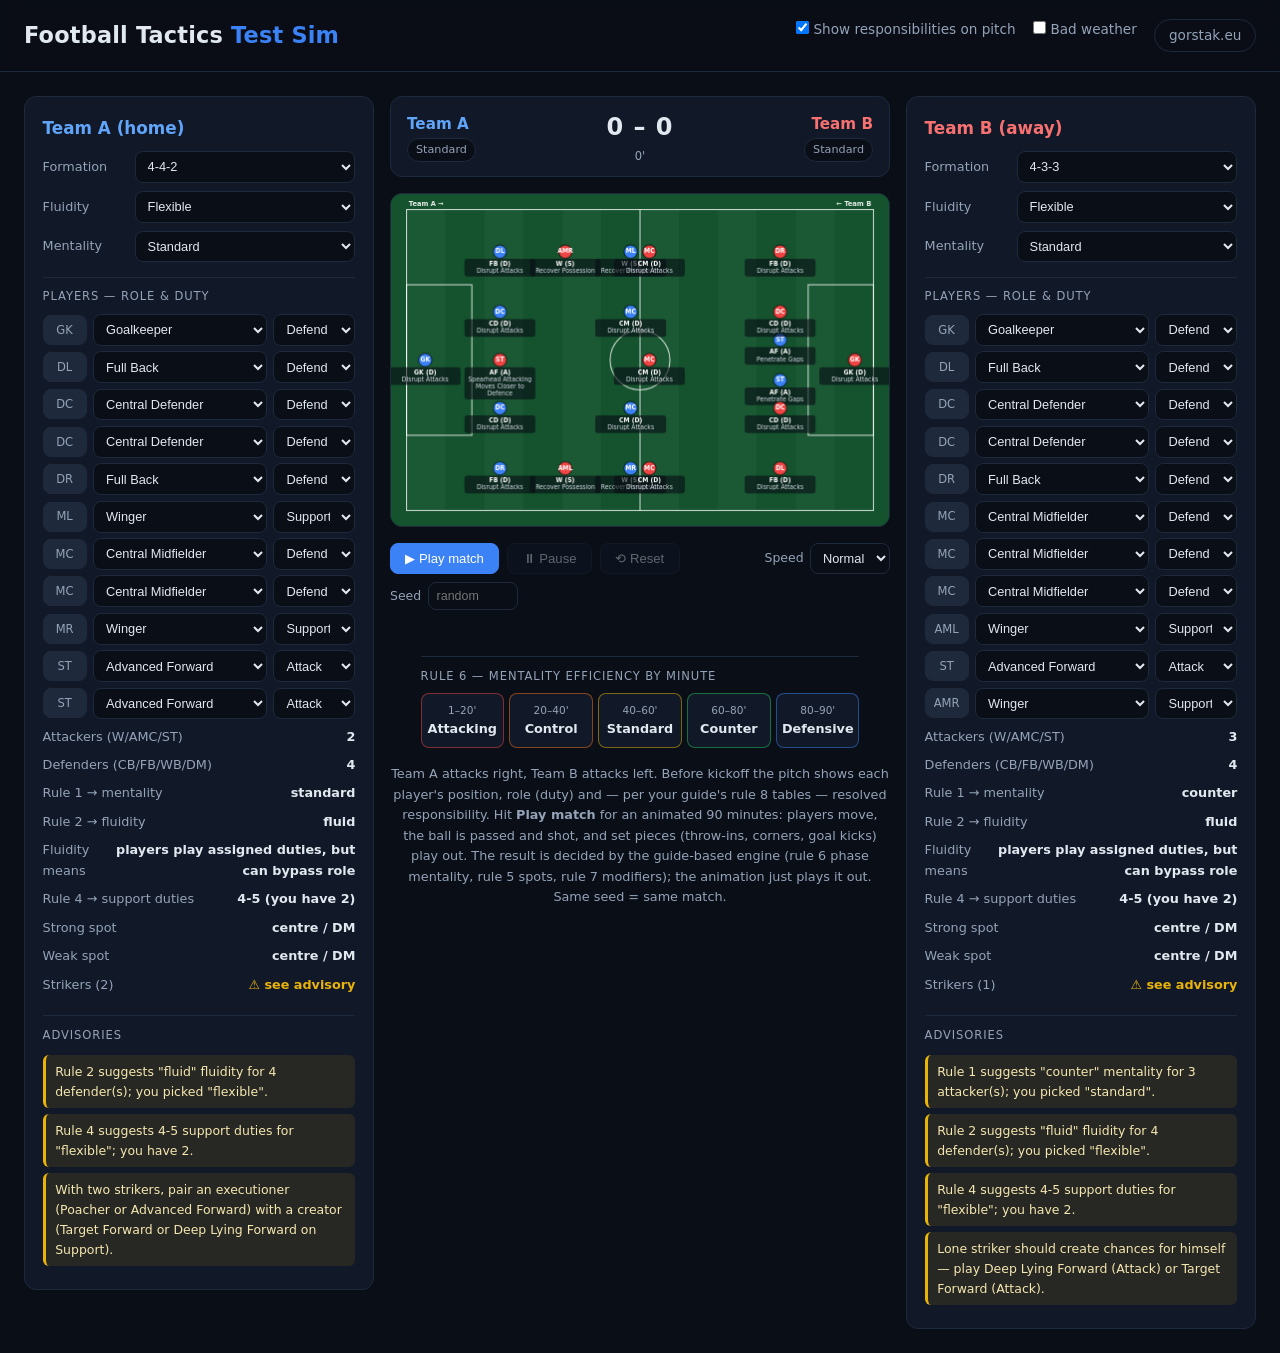
<file: index.html>
<!DOCTYPE html>
<html lang="en">
<head>
  <meta charset="UTF-8" />
  <meta name="viewport" content="width=device-width, initial-scale=1.0" />
  <title>Football Tactics Test Sim</title>
  <link rel="stylesheet" href="css/style.css?v=11" />
</head>
<body>
  <div id="errbar" style="display:none;background:#7f1d1d;color:#fecaca;padding:8px 14px;font:13px/1.4 system-ui;white-space:pre-wrap;"></div>
  <header class="topbar">
    <h1>Football Tactics <span class="accent">Test Sim</span></h1>
    <div class="topbar-opts">
      <label><input type="checkbox" id="toggleResp" checked /> Show responsibilities on pitch</label>
      <label><input type="checkbox" id="toggleWeather" /> Bad weather</label>
      <a href="https://gorstak.eu" target="_blank" rel="noopener">gorstak.eu</a>
    </div>
  </header>

  <main class="layout">
    <section class="panel" id="panelA"></section>

    <section class="center">
      <div class="scoreboard" id="scoreboard">
        <div class="sb-team sb-a">
          <span class="sb-name">Team A</span>
          <span class="sb-eff" id="sb-eff-a">standard</span>
        </div>
        <div class="sb-score">
          <span id="sb-score">0 – 0</span>
          <span class="sb-clock" id="sb-clock">0'</span>
        </div>
        <div class="sb-team sb-b">
          <span class="sb-name">Team B</span>
          <span class="sb-eff" id="sb-eff-b">standard</span>
        </div>
      </div>

      <canvas id="pitch" width="900" height="600"></canvas>

      <div class="match-controls">
        <button id="btnPlay" class="btn btn-accent">▶ Play match</button>
        <button id="btnPause" class="btn" disabled>⏸ Pause</button>
        <button id="btnReset" class="btn" disabled>⟲ Reset</button>
        <label class="speed">Speed
          <select id="matchSpeed">
            <option value="400">Slow</option>
            <option value="150" selected>Normal</option>
            <option value="40">Fast</option>
            <option value="0">Instant</option>
          </select>
        </label>
        <label class="seedwrap">Seed
          <input type="number" id="matchSeed" placeholder="random" />
        </label>
      </div>

      <div class="match-stats" id="match-stats"></div>
      <div class="feed" id="feed"></div>

      <div id="timeline"></div>
      <p class="hint">
        Team A attacks right, Team B attacks left. Before kickoff the pitch shows
        each player's position, role (duty) and — per your guide's rule 8 tables —
        resolved responsibility. Hit <strong>Play match</strong> for an animated
        90 minutes: players move, the ball is passed and shot, and set pieces
        (throw-ins, corners, goal kicks) play out. The result is decided by the
        guide-based engine (rule 6 phase mentality, rule 5 spots, rule 7
        modifiers); the animation just plays it out. Same seed = same match.
      </p>
    </section>

    <section class="panel" id="panelB"></section>
  </main>

  <!-- Data + engine (order matters). ?v= is bumped each deploy to bust cache. -->
  <script src="js/formations.js?v=11"></script>
  <script src="js/roles.js?v=11"></script>
  <script src="js/responsibilities.js?v=11"></script>
  <script src="js/responsibilities-data2.js?v=11"></script>
  <script src="js/engine.js?v=11"></script>
  <script src="js/match.js?v=11"></script>
  <script src="js/pitch.js?v=11"></script>
  <script src="js/animator.js?v=11"></script>
  <script src="js/app.js?v=11"></script>
</body>
</html>
</file>
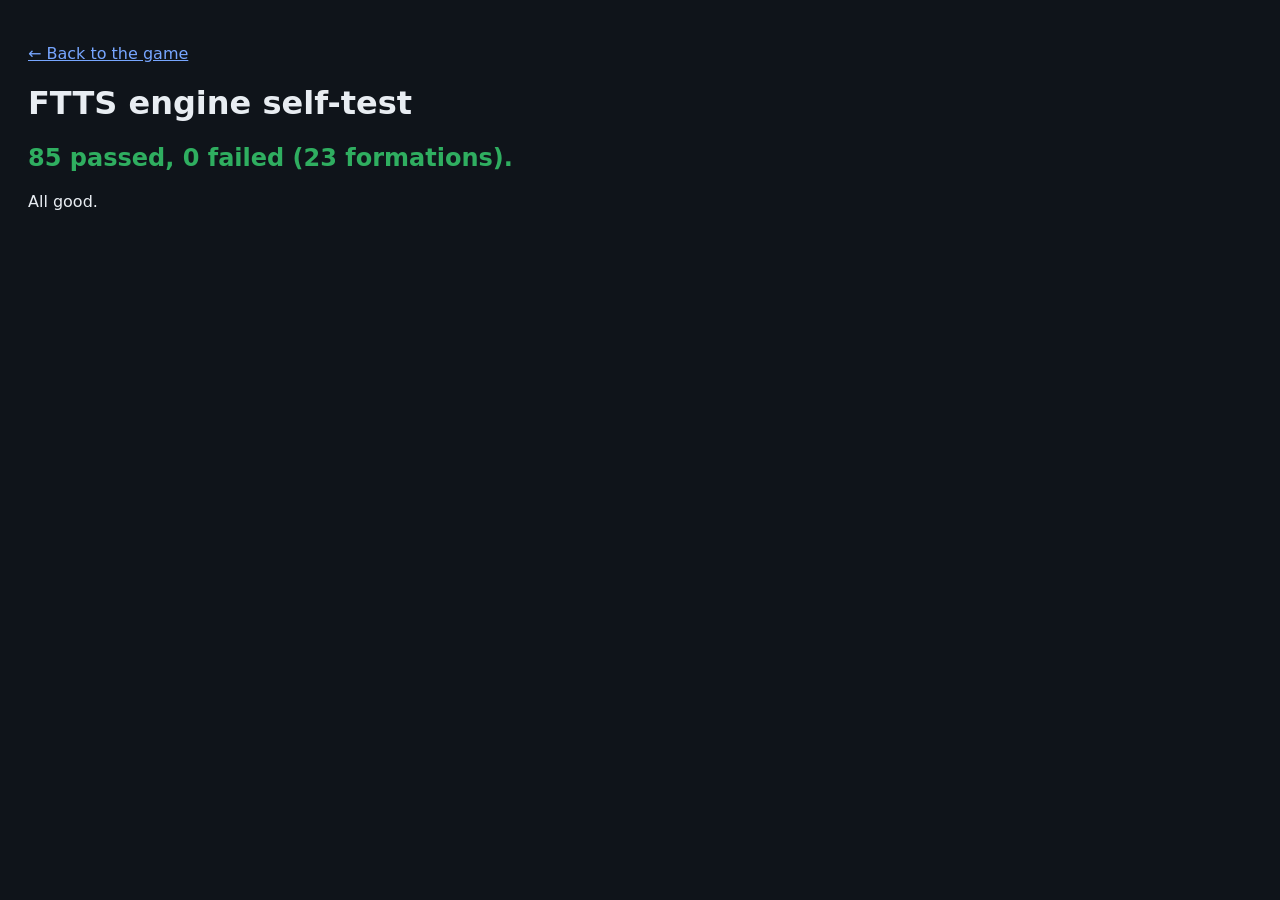
<file: test/test.html>
<!DOCTYPE html>
<html lang="en">
<head>
  <meta charset="UTF-8" />
  <title>FTTS — Self Test</title>
  <style>
    body { font-family: system-ui, sans-serif; background: #0f141a; color: #e8edf2; padding: 20px; }
    pre { background: #171e26; padding: 12px; border-radius: 8px; overflow: auto; }
    a { color: #77a6ff; }
  </style>
</head>
<body>
  <p><a href="../index.html">← Back to the game</a></p>
  <h1>FTTS engine self-test</h1>
  <div id="selftest-out">Running…</div>

  <script src="../js/formations.js"></script>
  <script src="../js/roles.js"></script>
  <script src="../js/responsibilities.js"></script>
  <script src="../js/responsibilities-data2.js"></script>
  <script src="../js/engine.js"></script>
  <script src="../js/match.js"></script>
  <script src="selftest.js"></script>
</body>
</html>
</file>
<file: css/style.css>
/* FTTS theme — matches gorstak.eu / Ceprkac / GBrowser / TrimKit palette. */
:root {
  --bg: #0a0e17;
  --surface: #111827;
  --surface-hover: #1a2335;
  --border: #1e293b;
  --text: #e2e8f0;
  --text-dim: #94a3b8;
  --accent: #3b82f6;
  --accent-hover: #2563eb;
  --green: #22c55e;
  --tag-bg: #1e293b;
  --tag-text: #94a3b8;

  /* team + status colours */
  --a: #3b82f6;   /* Team A = accent blue */
  --b: #ef4444;   /* Team B = red */
  --good: #22c55e;
  --risk: #f97316;
  --caution: #eab308;
}

*, *::before, *::after { box-sizing: border-box; margin: 0; padding: 0; }

body {
  font-family: -apple-system, BlinkMacSystemFont, 'Segoe UI', system-ui, sans-serif;
  background: var(--bg);
  color: var(--text);
  line-height: 1.6;
  min-height: 100vh;
}

/* ---- top bar ---- */
.topbar {
  display: flex;
  align-items: center;
  justify-content: space-between;
  gap: 1.5rem;
  flex-wrap: wrap;
  padding: 1.1rem 1.5rem;
  border-bottom: 1px solid var(--border);
  background: rgba(10, 14, 23, 0.9);
  backdrop-filter: blur(12px);
  position: sticky;
  top: 0;
  z-index: 100;
}
.topbar h1 { font-size: 1.4rem; font-weight: 700; letter-spacing: 0.2px; }
.topbar h1 .accent { color: var(--accent); }
.topbar-opts { display: flex; gap: 1.1rem; font-size: 0.85rem; color: var(--text-dim); }
.topbar-opts label { cursor: pointer; user-select: none; }
.topbar-opts a {
  color: var(--text-dim);
  text-decoration: none;
  border: 1px solid var(--border);
  border-radius: 20px;
  padding: 0.3rem 0.85rem;
  transition: all 0.2s;
}
.topbar-opts a:hover { border-color: var(--accent); color: var(--accent); }

/* ---- layout ---- */
.layout {
  display: grid;
  grid-template-columns: 350px 1fr 350px;
  gap: 1rem;
  padding: 1.5rem;
  max-width: 1680px;
  margin: 0 auto;
  align-items: start;
}

.panel {
  background: var(--surface);
  border: 1px solid var(--border);
  border-radius: 12px;
  padding: 1.1rem 1.1rem 1.25rem;
}
.panel-head h2 { font-size: 1.05rem; font-weight: 600; margin-bottom: 0.6rem; }
#panelA .panel-head h2 { color: #60a5fa; }
#panelB .panel-head h2 { color: #f87171; }

.controls { display: grid; gap: 0.5rem; margin-bottom: 0.6rem; }
.ctrl-row { display: grid; grid-template-columns: 84px 1fr; align-items: center; gap: 0.5rem; }
.ctrl-row label { font-size: 0.8rem; color: var(--text-dim); }

select {
  width: 100%;
  background: var(--bg);
  color: var(--text);
  border: 1px solid var(--border);
  border-radius: 8px;
  padding: 0.4rem 0.5rem;
  font-size: 0.8rem;
  outline: none;
  transition: border-color 0.2s;
}
select:focus { border-color: var(--accent); }

.sub {
  margin: 0.9rem 0 0.5rem;
  font-size: 0.72rem;
  text-transform: uppercase;
  letter-spacing: 0.08em;
  color: var(--text-dim);
  border-top: 1px solid var(--border);
  padding-top: 0.6rem;
}

.player-rows { display: grid; gap: 0.35rem; }
.player-row {
  display: grid;
  grid-template-columns: 44px 1fr 82px;
  gap: 0.4rem;
  align-items: center;
}
.pos-badge {
  background: var(--tag-bg);
  border: 1px solid var(--border);
  border-radius: 8px;
  font-size: 0.72rem;
  text-align: center;
  padding: 0.3rem 0;
  color: var(--tag-text);
}

.analysis { margin-top: 0.3rem; display: grid; gap: 0.2rem; }
.aline {
  display: flex;
  justify-content: space-between;
  gap: 0.5rem;
  font-size: 0.8rem;
  padding: 0.15rem 0;
}
.alabel { color: var(--text-dim); }
.avalue { color: var(--text); text-align: right; font-weight: 600; }
.aline.ok .avalue { color: var(--good); }
.aline.warnrow .avalue { color: var(--caution); }

.advisory {
  font-size: 0.78rem;
  background: rgba(234, 179, 8, 0.10);
  border-left: 3px solid var(--caution);
  padding: 0.4rem 0.6rem;
  border-radius: 6px;
  color: #f5e7b0;
  margin-bottom: 0.2rem;
}
.warn {
  font-size: 0.78rem;
  padding: 0.4rem 0.6rem;
  border-radius: 6px;
  border-left: 3px solid var(--border);
  margin-bottom: 0.2rem;
}
.warn-good { background: rgba(34,197,94,0.10); border-color: var(--good); color: #bbf7d0; }
.warn-risk { background: rgba(249,115,22,0.12); border-color: var(--risk); color: #fed7aa; }
.warn-caution { background: rgba(234,179,8,0.10); border-color: var(--caution); color: #f5e7b0; }
.warn-info { background: rgba(59,130,246,0.10); border-color: var(--accent); color: #bfdbfe; }

/* ---- centre / pitch ---- */
.center { display: grid; gap: 1rem; justify-items: center; }
#pitch {
  width: 100%;
  max-width: 900px;
  height: auto;
  aspect-ratio: 900 / 600;
  border-radius: 12px;
  border: 1px solid var(--border);
  background: #14532d;
}
.hint { font-size: 0.8rem; color: var(--text-dim); max-width: 900px; text-align: center; }

.timeline { width: 100%; max-width: 900px; }
.tl-strip { display: grid; grid-template-columns: repeat(5, 1fr); gap: 0.35rem; }
.tl-cell {
  border-radius: 8px;
  padding: 0.5rem 0.3rem;
  text-align: center;
  border: 1px solid var(--border);
  background: var(--surface);
}
.tl-min { font-size: 0.66rem; color: var(--text-dim); }
.tl-ment { font-size: 0.8rem; font-weight: 600; }
.tl-attacking { border-color: rgba(239,68,68,0.5); }
.tl-control   { border-color: rgba(249,115,22,0.5); }
.tl-standard  { border-color: rgba(234,179,8,0.5); }
.tl-counter   { border-color: rgba(34,197,94,0.5); }
.tl-defensive { border-color: rgba(59,130,246,0.5); }

@media (max-width: 1080px) {
  .layout { grid-template-columns: 1fr; }
  .center { order: -1; }
}

/* ---- match simulation UI ---- */
.scoreboard {
  width: 100%;
  max-width: 900px;
  display: grid;
  grid-template-columns: 1fr auto 1fr;
  align-items: center;
  gap: 0.75rem;
  background: var(--surface);
  border: 1px solid var(--border);
  border-radius: 12px;
  padding: 0.7rem 1rem;
}
.sb-team { display: flex; flex-direction: column; gap: 0.15rem; }
.sb-a { align-items: flex-start; }
.sb-b { align-items: flex-end; }
.sb-name { font-weight: 700; font-size: 0.95rem; }
.sb-a .sb-name { color: #60a5fa; }
.sb-b .sb-name { color: #f87171; }
.sb-eff {
  font-size: 0.7rem;
  color: var(--text-dim);
  text-transform: capitalize;
  background: var(--bg);
  border: 1px solid var(--border);
  border-radius: 12px;
  padding: 0.1rem 0.5rem;
}
.sb-score { text-align: center; }
.sb-score #sb-score { font-size: 1.5rem; font-weight: 800; letter-spacing: 1px; }
.sb-clock { display: block; font-size: 0.72rem; color: var(--text-dim); }

.match-controls {
  width: 100%;
  max-width: 900px;
  display: flex;
  flex-wrap: wrap;
  gap: 0.5rem;
  align-items: center;
}
.btn {
  padding: 0.45rem 0.9rem;
  background: var(--surface);
  color: var(--text);
  border: 1px solid var(--border);
  border-radius: 8px;
  font-size: 0.82rem;
  cursor: pointer;
  transition: all 0.2s;
}
.btn:hover:not(:disabled) { border-color: var(--accent); color: var(--accent); }
.btn:disabled { opacity: 0.4; cursor: not-allowed; }
.btn-accent { background: var(--accent); border-color: var(--accent); color: #fff; }
.btn-accent:hover:not(:disabled) { background: var(--accent-hover); color: #fff; }
.match-controls .speed, .match-controls .seedwrap {
  font-size: 0.78rem; color: var(--text-dim);
  display: flex; align-items: center; gap: 0.4rem; margin-left: auto;
}
.match-controls .seedwrap { margin-left: 0; }
.match-controls select { width: auto; }
.match-controls input[type=number] {
  width: 90px; background: var(--bg); color: var(--text);
  border: 1px solid var(--border); border-radius: 8px; padding: 0.35rem 0.5rem; font-size: 0.78rem;
}

.match-stats {
  width: 100%; max-width: 900px;
  display: flex; flex-wrap: wrap; gap: 0.75rem;
  font-size: 0.78rem; color: var(--text-dim);
}
.match-stats .mirror { color: var(--caution); }
.match-stats .seed { margin-left: auto; opacity: 0.7; }

.feed {
  width: 100%; max-width: 900px;
  max-height: 190px; overflow-y: auto;
  background: var(--surface); border: 1px solid var(--border);
  border-radius: 12px; padding: 0.5rem 0.75rem;
  display: flex; flex-direction: column; gap: 0.15rem;
}
.feed:empty { display: none; }
.ev { font-size: 0.8rem; padding: 0.15rem 0; border-bottom: 1px solid rgba(30,41,59,0.5); }
.ev:last-child { border-bottom: none; }
.ev-min { color: var(--text-dim); font-variant-numeric: tabular-nums; display: inline-block; min-width: 2.4em; }
.ev-goal { font-weight: 700; }
.ev-goal.team-a { color: #60a5fa; }
.ev-goal.team-b { color: #f87171; }
.ev-card { color: var(--caution); }
.ev-injury { color: var(--risk); }
.ev-ft { font-weight: 700; color: var(--green); }
.ev-shot { color: var(--text-dim); }
</file>
